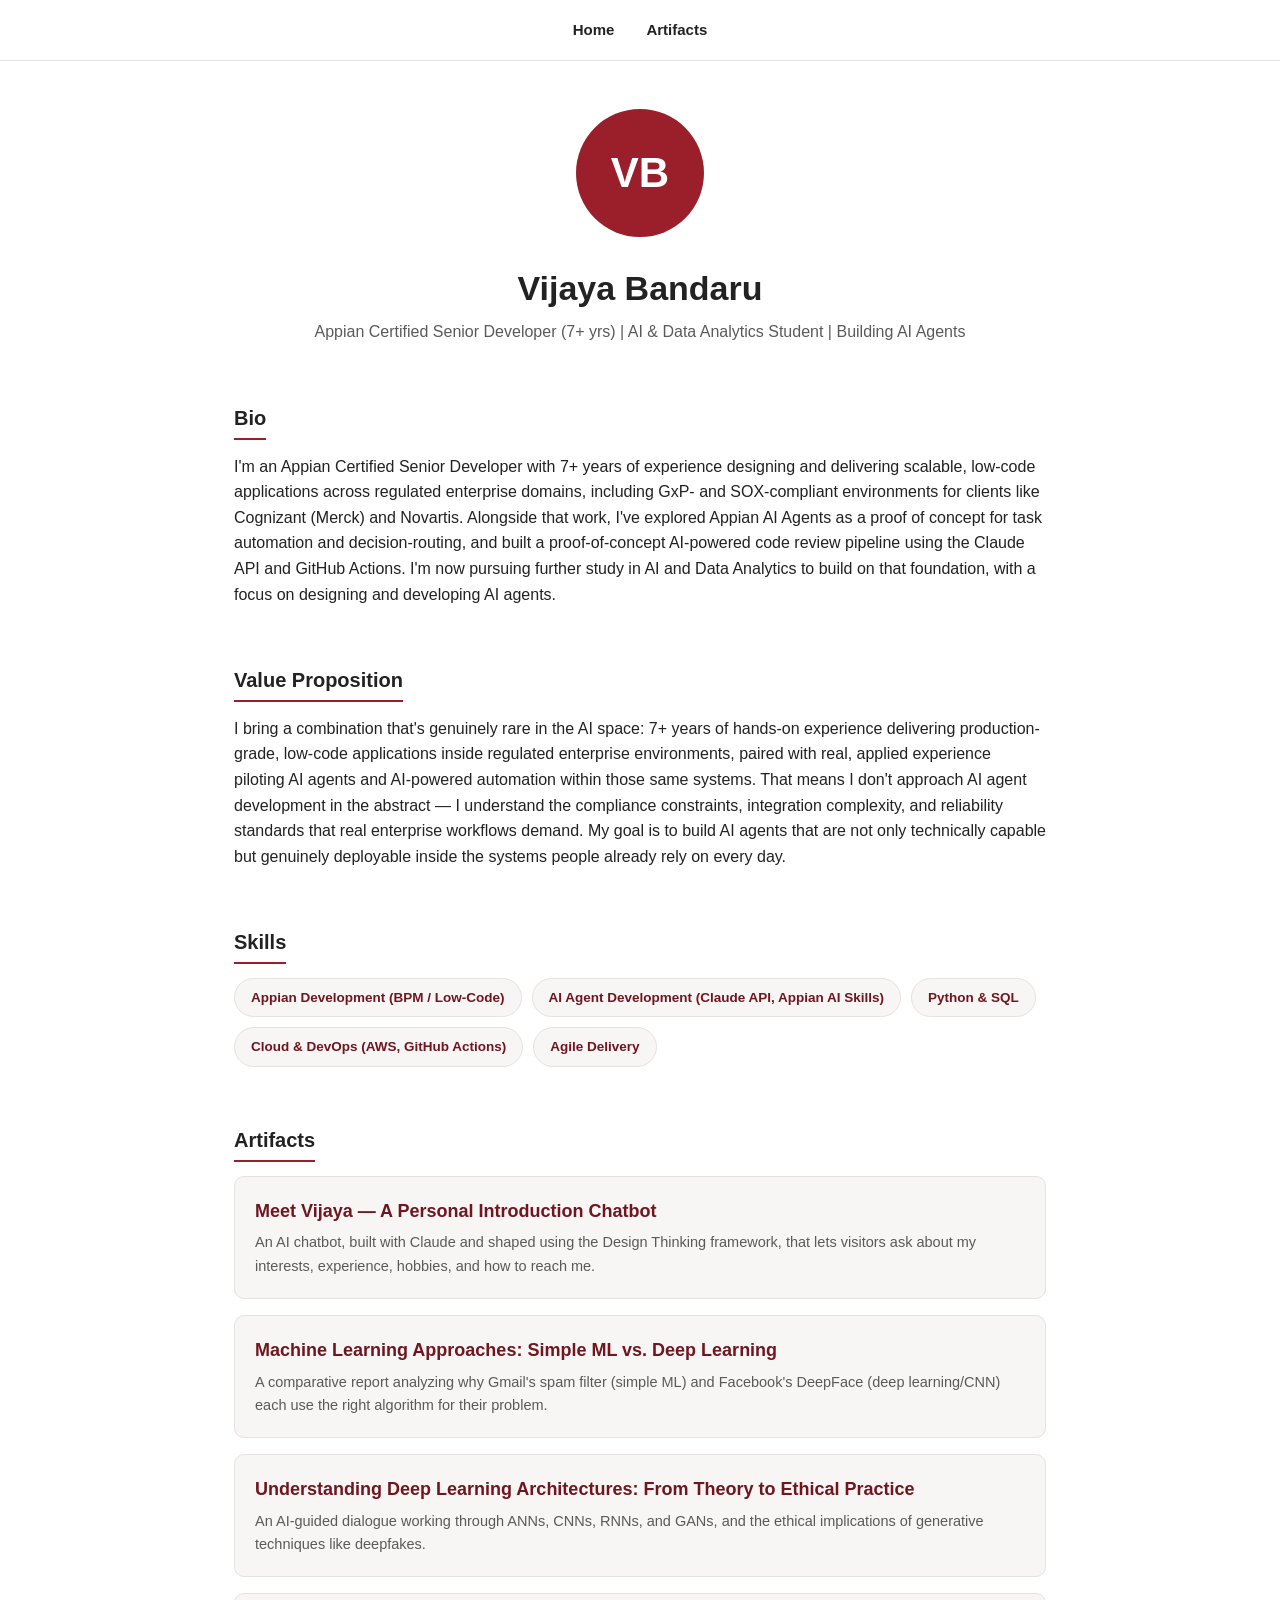
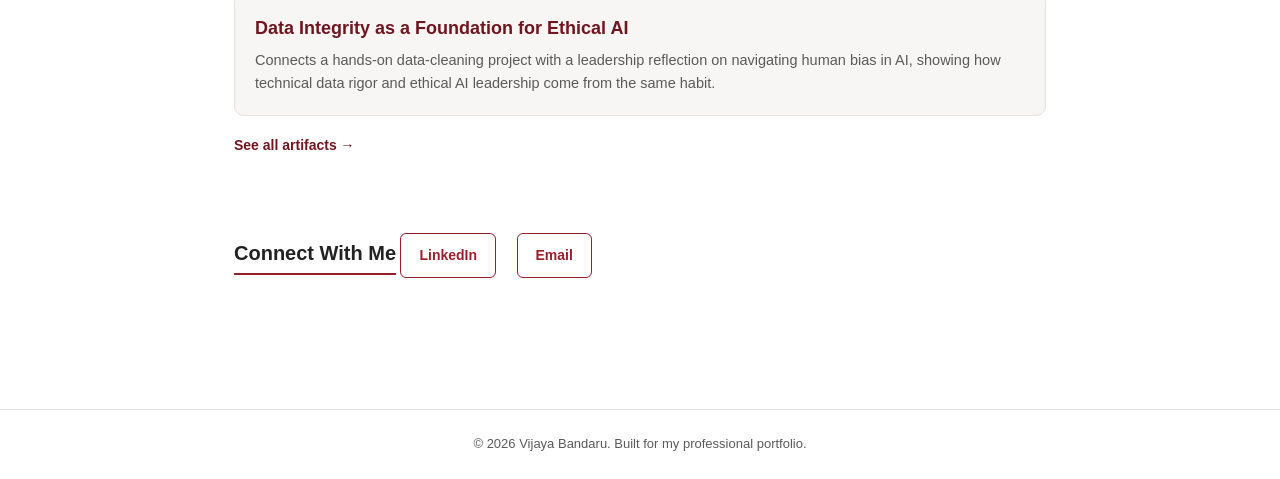
<file: index.html>
<!DOCTYPE html>
<html lang="en">
<head>
<meta charset="UTF-8">
<meta name="viewport" content="width=device-width, initial-scale=1.0">
<title>Vijaya Bandaru | Portfolio</title>
<link rel="stylesheet" href="style.css">
</head>
<body>

<header class="site-nav">
  <a href="index.html">Home</a>
  <a href="artifacts.html">Artifacts</a>
</header>

<main>
  <div class="avatar">VB</div>
  <h1 class="name">Vijaya Bandaru</h1>
  <p class="tagline">Appian Certified Senior Developer (7+ yrs) | AI &amp; Data Analytics Student | Building AI Agents</p>

  <section>
    <h2>Bio</h2>
    <p>
      I'm an Appian Certified Senior Developer with 7+ years of experience designing and
      delivering scalable, low-code applications across regulated enterprise domains,
      including GxP- and SOX-compliant environments for clients like Cognizant (Merck) and
      Novartis. Alongside that work, I've explored Appian AI Agents as a proof of concept for
      task automation and decision-routing, and built a proof-of-concept AI-powered code
      review pipeline using the Claude API and GitHub Actions. I'm now pursuing further study
      in AI and Data Analytics to build on that foundation, with a focus on designing and
      developing AI agents.
    </p>
  </section>

  <section>
    <h2>Value Proposition</h2>
    <p>
      I bring a combination that's genuinely rare in the AI space: 7+ years of hands-on
      experience delivering production-grade, low-code applications inside regulated
      enterprise environments, paired with real, applied experience piloting AI agents and
      AI-powered automation within those same systems. That means I don't approach AI agent
      development in the abstract &mdash; I understand the compliance constraints, integration
      complexity, and reliability standards that real enterprise workflows demand. My goal is
      to build AI agents that are not only technically capable but genuinely deployable inside
      the systems people already rely on every day.
    </p>
  </section>

  <section>
    <h2>Skills</h2>
    <div class="skills-list">
      <span class="skill-tag">Appian Development (BPM / Low-Code)</span>
      <span class="skill-tag">AI Agent Development (Claude API, Appian AI Skills)</span>
      <span class="skill-tag">Python &amp; SQL</span>
      <span class="skill-tag">Cloud &amp; DevOps (AWS, GitHub Actions)</span>
      <span class="skill-tag">Agile Delivery</span>
    </div>
  </section>

  <section>
    <h2>Artifacts</h2>
    <a class="artifact-card" href="artifacts/personal-chatbot.html">
      <h3>Meet Vijaya &mdash; A Personal Introduction Chatbot</h3>
      <p>An AI chatbot, built with Claude and shaped using the Design Thinking framework,
      that lets visitors ask about my interests, experience, hobbies, and how to reach me.</p>
    </a>
    <a class="artifact-card" href="artifacts/ml-vs-deep-learning.html">
      <h3>Machine Learning Approaches: Simple ML vs. Deep Learning</h3>
      <p>A comparative report analyzing why Gmail's spam filter (simple ML) and Facebook's
      DeepFace (deep learning/CNN) each use the right algorithm for their problem.</p>
    </a>
    <a class="artifact-card" href="artifacts/deep-learning-architectures.html">
      <h3>Understanding Deep Learning Architectures: From Theory to Ethical Practice</h3>
      <p>An AI-guided dialogue working through ANNs, CNNs, RNNs, and GANs, and the ethical
      implications of generative techniques like deepfakes.</p>
    </a>
    <a class="artifact-card" href="artifacts/data-integrity-and-bias-leadership.html">
      <h3>Data Integrity as a Foundation for Ethical AI</h3>
      <p>Connects a hands-on data-cleaning project with a leadership reflection on navigating
      human bias in AI, showing how technical data rigor and ethical AI leadership come from the same habit.</p>
    </a>
    <a href="artifacts.html" class="back-link">See all artifacts &rarr;</a>
  </section>

  <section class="connect">
    <h2>Connect With Me</h2>
    <a href="https://www.linkedin.com/in/vijayreddy040896/" target="_blank" rel="noopener">LinkedIn</a>
    <a href="mailto:vijaybandaru040896@gmail.com">Email</a>
  </section>
</main>

<footer>&copy; 2026 Vijaya Bandaru. Built for my professional portfolio.</footer>

</body>
</html>
</file>
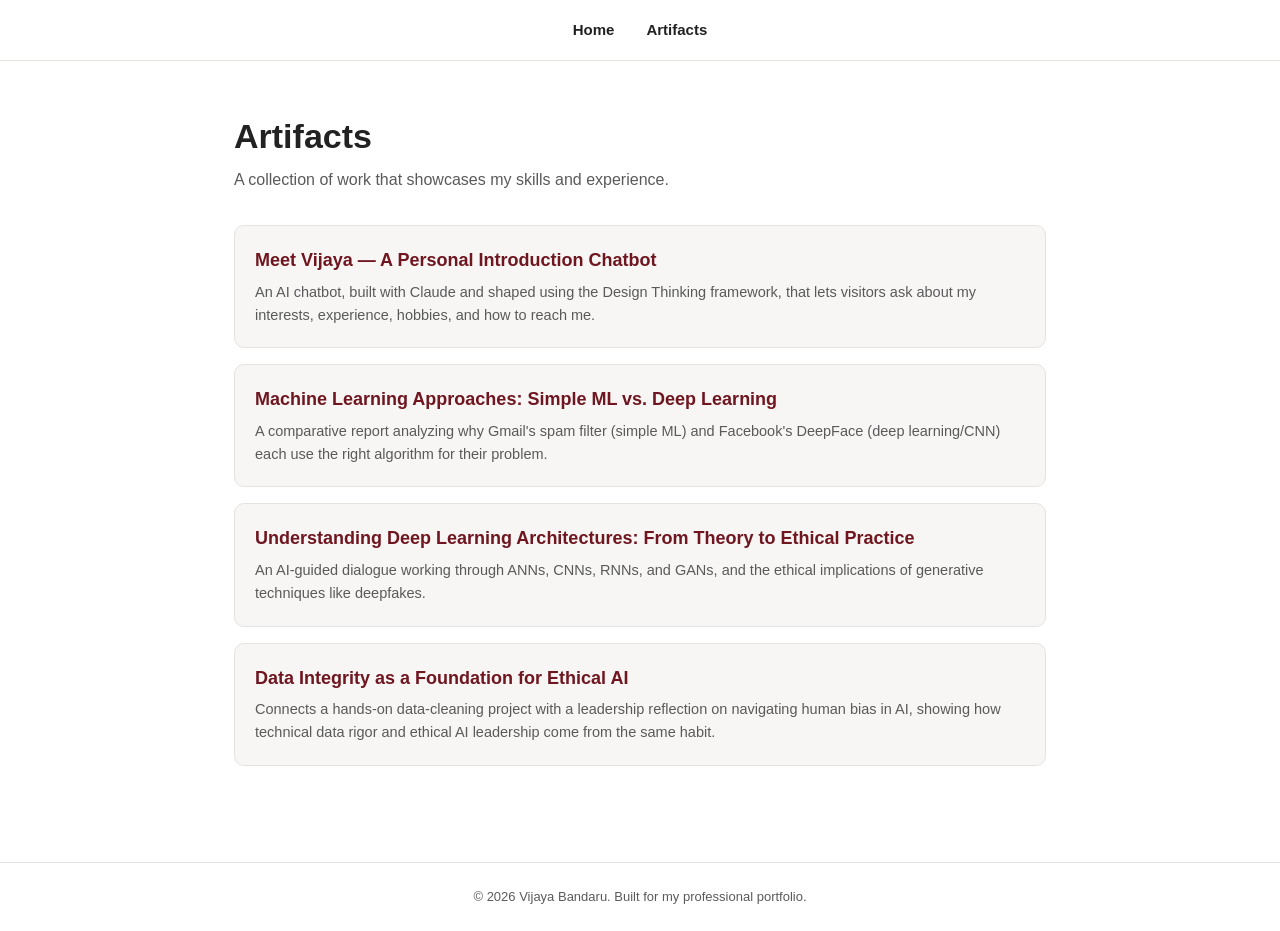
<file: artifacts.html>
<!DOCTYPE html>
<html lang="en">
<head>
<meta charset="UTF-8">
<meta name="viewport" content="width=device-width, initial-scale=1.0">
<title>Artifacts | Vijaya Bandaru</title>
<link rel="stylesheet" href="style.css">
</head>
<body>

<header class="site-nav">
  <a href="index.html">Home</a>
  <a href="artifacts.html">Artifacts</a>
</header>

<main>
  <h1 class="name" style="text-align:left;">Artifacts</h1>
  <p class="tagline" style="text-align:left; margin-bottom:32px;">
    A collection of work that showcases my skills and experience.
  </p>

  <a class="artifact-card" href="artifacts/personal-chatbot.html">
    <h3>Meet Vijaya &mdash; A Personal Introduction Chatbot</h3>
    <p>An AI chatbot, built with Claude and shaped using the Design Thinking framework,
    that lets visitors ask about my interests, experience, hobbies, and how to reach me.</p>
  </a>

  <a class="artifact-card" href="artifacts/ml-vs-deep-learning.html">
    <h3>Machine Learning Approaches: Simple ML vs. Deep Learning</h3>
    <p>A comparative report analyzing why Gmail's spam filter (simple ML) and Facebook's
    DeepFace (deep learning/CNN) each use the right algorithm for their problem.</p>
  </a>

  <a class="artifact-card" href="artifacts/deep-learning-architectures.html">
    <h3>Understanding Deep Learning Architectures: From Theory to Ethical Practice</h3>
    <p>An AI-guided dialogue working through ANNs, CNNs, RNNs, and GANs, and the ethical
    implications of generative techniques like deepfakes.</p>
  </a>

  <a class="artifact-card" href="artifacts/data-integrity-and-bias-leadership.html">
    <h3>Data Integrity as a Foundation for Ethical AI</h3>
    <p>Connects a hands-on data-cleaning project with a leadership reflection on navigating
    human bias in AI, showing how technical data rigor and ethical AI leadership come from the same habit.</p>
  </a>

  <!-- Add more <a class="artifact-card" ...> blocks here as you add artifacts -->
</main>

<footer>&copy; 2026 Vijaya Bandaru. Built for my professional portfolio.</footer>

</body>
</html>
</file>
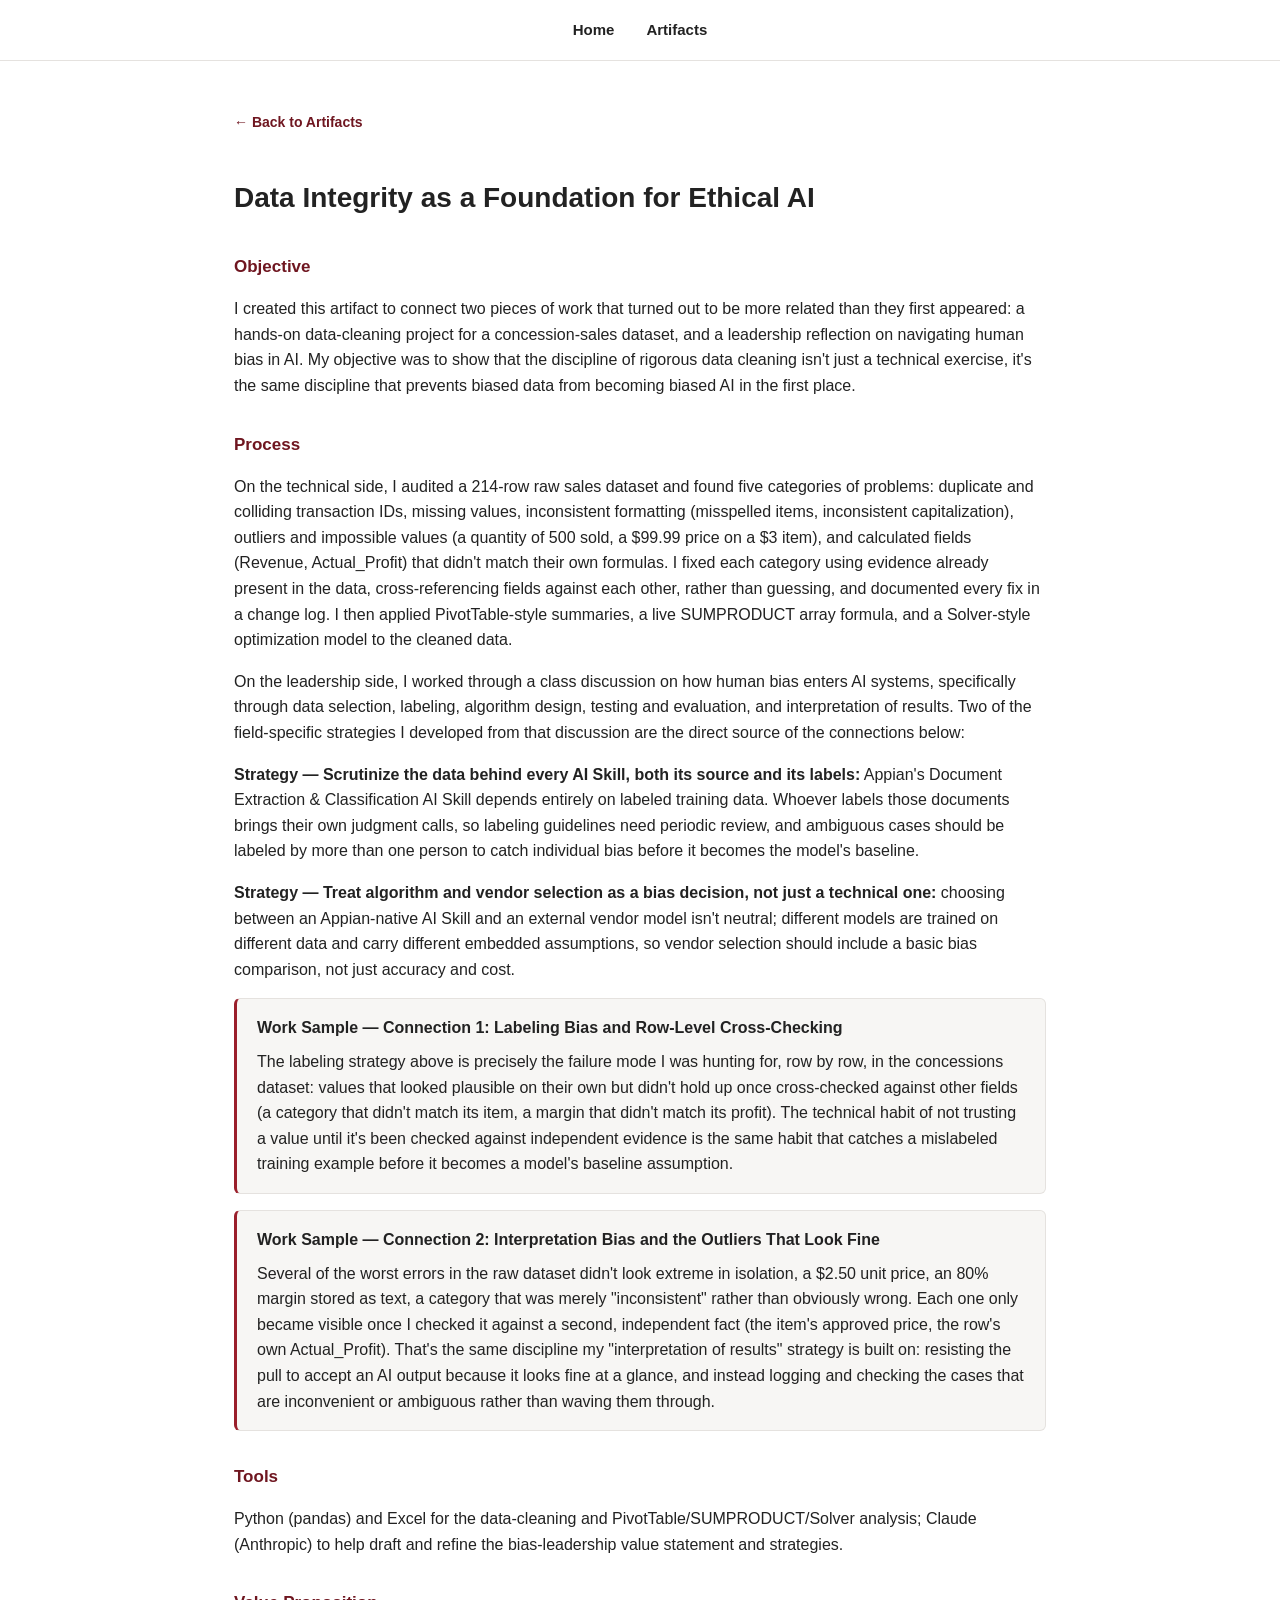
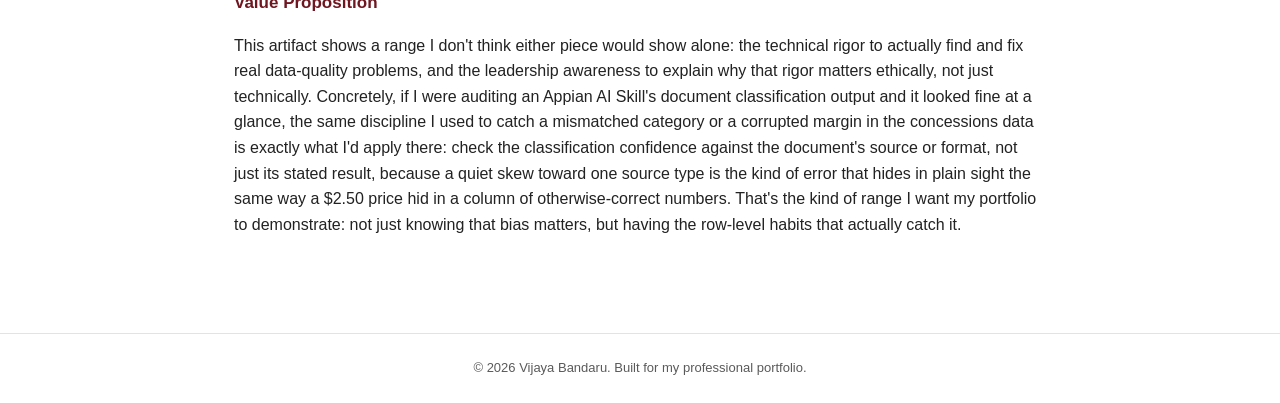
<file: artifacts/data-integrity-and-bias-leadership.html>
<!DOCTYPE html>
<html lang="en">
<head>
<meta charset="UTF-8">
<meta name="viewport" content="width=device-width, initial-scale=1.0">
<title>Data Integrity as a Foundation for Ethical AI | Vijaya Bandaru</title>
<link rel="stylesheet" href="../style.css">
</head>
<body>

<header class="site-nav">
  <a href="../index.html">Home</a>
  <a href="../artifacts.html">Artifacts</a>
</header>

<main class="artifact-page">
  <a class="back-link" href="../artifacts.html">&larr; Back to Artifacts</a>

  <h1>Data Integrity as a Foundation for Ethical AI</h1>

  <h2>Objective</h2>
  <p>
    I created this artifact to connect two pieces of work that turned out to be more related
    than they first appeared: a hands-on data-cleaning project for a concession-sales dataset,
    and a leadership reflection on navigating human bias in AI. My objective was to show that
    the discipline of rigorous data cleaning isn't just a technical exercise, it's the same
    discipline that prevents biased data from becoming biased AI in the first place.
  </p>

  <h2>Process</h2>
  <p>
    On the technical side, I audited a 214-row raw sales dataset and found five categories of
    problems: duplicate and colliding transaction IDs, missing values, inconsistent formatting
    (misspelled items, inconsistent capitalization), outliers and impossible values (a
    quantity of 500 sold, a $99.99 price on a $3 item), and calculated fields (Revenue,
    Actual_Profit) that didn't match their own formulas. I fixed each category using evidence
    already present in the data, cross-referencing fields against each other, rather than
    guessing, and documented every fix in a change log. I then applied PivotTable-style
    summaries, a live SUMPRODUCT array formula, and a Solver-style optimization model to the
    cleaned data.
  </p>
  <p>
    On the leadership side, I worked through a class discussion on how human bias enters AI
    systems, specifically through data selection, labeling, algorithm design, testing and
    evaluation, and interpretation of results. Two of the field-specific strategies I developed
    from that discussion are the direct source of the connections below:
  </p>
  <p>
    <strong>Strategy &mdash; Scrutinize the data behind every AI Skill, both its source and its
    labels:</strong> Appian's Document Extraction &amp; Classification AI Skill depends entirely
    on labeled training data. Whoever labels those documents brings their own judgment calls, so
    labeling guidelines need periodic review, and ambiguous cases should be labeled by more than
    one person to catch individual bias before it becomes the model's baseline.
  </p>
  <p>
    <strong>Strategy &mdash; Treat algorithm and vendor selection as a bias decision, not just a
    technical one:</strong> choosing between an Appian-native AI Skill and an external vendor
    model isn't neutral; different models are trained on different data and carry different
    embedded assumptions, so vendor selection should include a basic bias comparison, not just
    accuracy and cost.
  </p>

  <div class="work-sample">
    <p><strong>Work Sample &mdash; Connection 1: Labeling Bias and Row-Level Cross-Checking</strong></p>
    <p>
      The labeling strategy above is precisely the failure mode I was hunting for, row by row, in
      the concessions dataset: values that looked plausible on their own but didn't hold up once
      cross-checked against other fields (a category that didn't match its item, a margin that
      didn't match its profit). The technical habit of not trusting a value until it's been
      checked against independent evidence is the same habit that catches a mislabeled training
      example before it becomes a model's baseline assumption.
    </p>
  </div>

  <div class="work-sample">
    <p><strong>Work Sample &mdash; Connection 2: Interpretation Bias and the Outliers That Look Fine</strong></p>
    <p>
      Several of the worst errors in the raw dataset didn't look extreme in isolation, a $2.50
      unit price, an 80% margin stored as text, a category that was merely "inconsistent"
      rather than obviously wrong. Each one only became visible once I checked it against a
      second, independent fact (the item's approved price, the row's own Actual_Profit). That's
      the same discipline my "interpretation of results" strategy is built on: resisting the
      pull to accept an AI output because it looks fine at a glance, and instead logging and
      checking the cases that are inconvenient or ambiguous rather than waving them through.
    </p>
  </div>

  <h2>Tools</h2>
  <p>Python (pandas) and Excel for the data-cleaning and PivotTable/SUMPRODUCT/Solver analysis; Claude (Anthropic) to help draft and refine the bias-leadership value statement and strategies.</p>

  <h2>Value Proposition</h2>
  <p>
    This artifact shows a range I don't think either piece would show alone: the technical
    rigor to actually find and fix real data-quality problems, and the leadership awareness to
    explain why that rigor matters ethically, not just technically. Concretely, if I were
    auditing an Appian AI Skill's document classification output and it looked fine at a glance,
    the same discipline I used to catch a mismatched category or a corrupted margin in the
    concessions data is exactly what I'd apply there: check the classification confidence
    against the document's source or format, not just its stated result, because a quiet skew
    toward one source type is the kind of error that hides in plain sight the same way a $2.50
    price hid in a column of otherwise-correct numbers. That's the kind of range I want my
    portfolio to demonstrate: not just knowing that bias matters, but having the row-level habits
    that actually catch it.
  </p>
</main>

<footer>&copy; 2026 Vijaya Bandaru. Built for my professional portfolio.</footer>

</body>
</html>
</file>
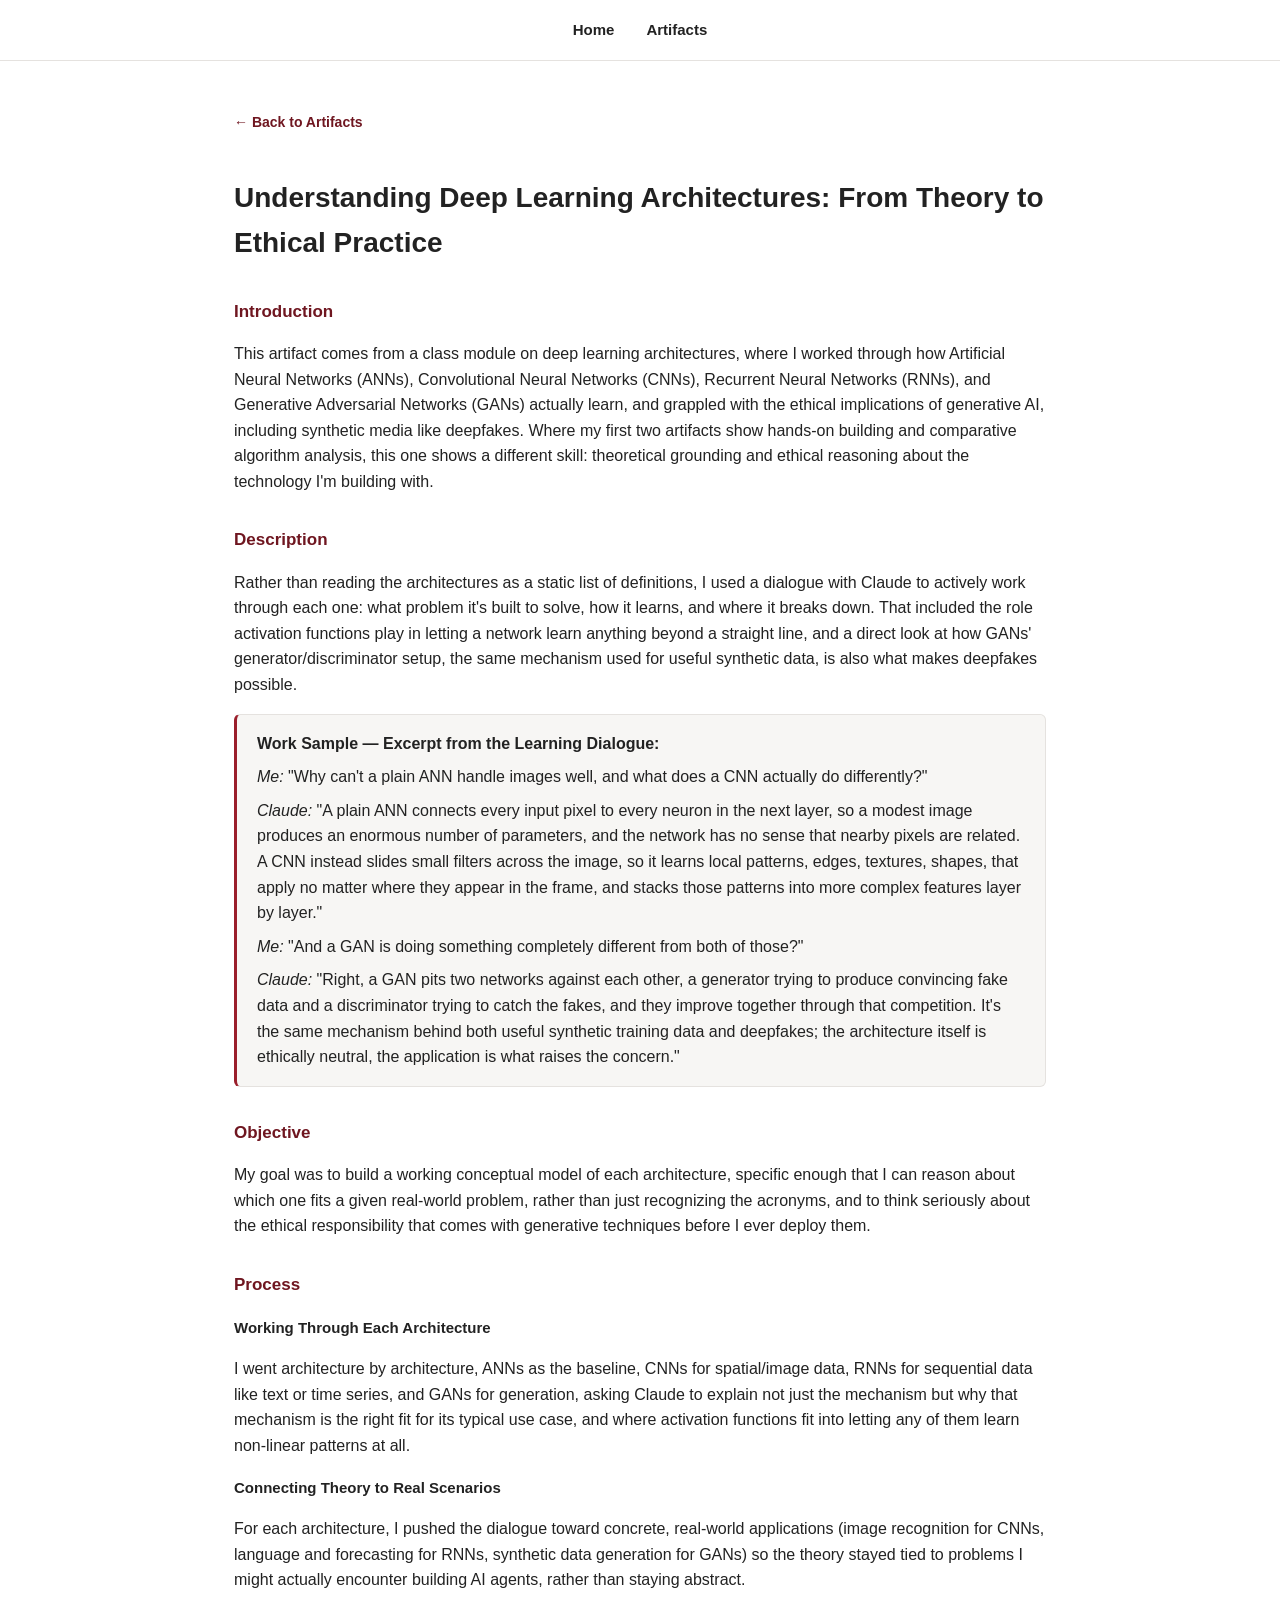
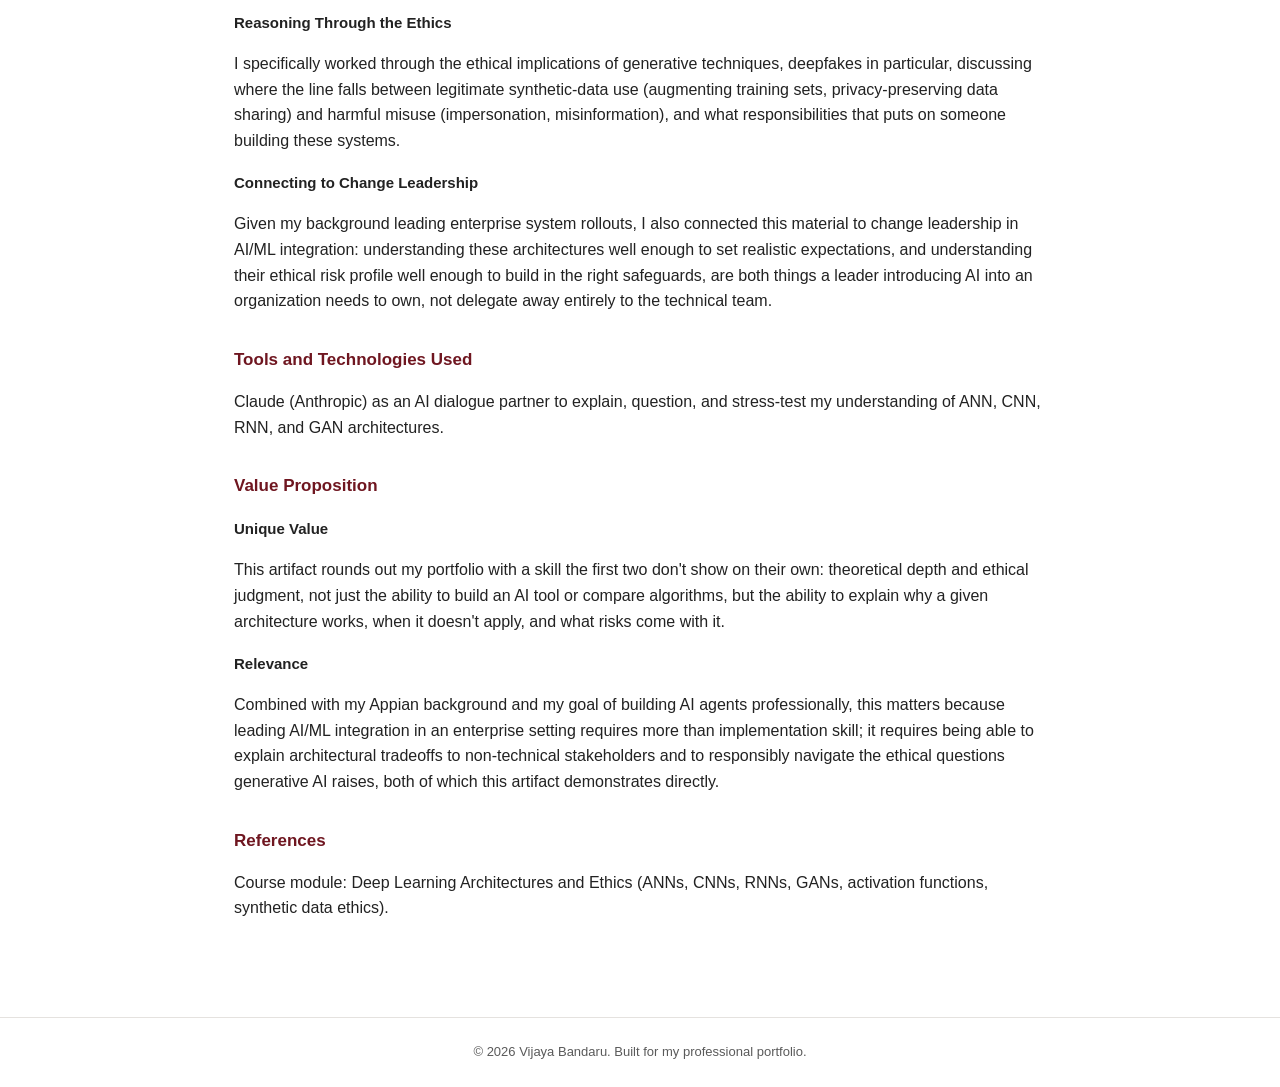
<file: artifacts/deep-learning-architectures.html>
<!DOCTYPE html>
<html lang="en">
<head>
<meta charset="UTF-8">
<meta name="viewport" content="width=device-width, initial-scale=1.0">
<title>Understanding Deep Learning Architectures | Vijaya Bandaru</title>
<link rel="stylesheet" href="../style.css">
</head>
<body>

<header class="site-nav">
  <a href="../index.html">Home</a>
  <a href="../artifacts.html">Artifacts</a>
</header>

<main class="artifact-page">
  <a class="back-link" href="../artifacts.html">&larr; Back to Artifacts</a>

  <h1>Understanding Deep Learning Architectures: From Theory to Ethical Practice</h1>

  <h2>Introduction</h2>
  <p>
    This artifact comes from a class module on deep learning architectures, where I worked
    through how Artificial Neural Networks (ANNs), Convolutional Neural Networks (CNNs),
    Recurrent Neural Networks (RNNs), and Generative Adversarial Networks (GANs) actually
    learn, and grappled with the ethical implications of generative AI, including synthetic
    media like deepfakes. Where my first two artifacts show hands-on building and comparative
    algorithm analysis, this one shows a different skill: theoretical grounding and ethical
    reasoning about the technology I'm building with.
  </p>

  <h2>Description</h2>
  <p>
    Rather than reading the architectures as a static list of definitions, I used a dialogue
    with Claude to actively work through each one: what problem it's built to solve, how it
    learns, and where it breaks down. That included the role activation functions play in
    letting a network learn anything beyond a straight line, and a direct look at how GANs'
    generator/discriminator setup, the same mechanism used for useful synthetic data, is also
    what makes deepfakes possible.
  </p>

  <div class="work-sample">
    <p><strong>Work Sample &mdash; Excerpt from the Learning Dialogue:</strong></p>
    <p><em>Me:</em> "Why can't a plain ANN handle images well, and what does a CNN actually do differently?"</p>
    <p><em>Claude:</em> "A plain ANN connects every input pixel to every neuron in the next layer, so a
    modest image produces an enormous number of parameters, and the network has no sense that
    nearby pixels are related. A CNN instead slides small filters across the image, so it
    learns local patterns, edges, textures, shapes, that apply no matter where they appear in
    the frame, and stacks those patterns into more complex features layer by layer."</p>
    <p><em>Me:</em> "And a GAN is doing something completely different from both of those?"</p>
    <p><em>Claude:</em> "Right, a GAN pits two networks against each other, a generator trying to produce
    convincing fake data and a discriminator trying to catch the fakes, and they improve
    together through that competition. It's the same mechanism behind both useful synthetic
    training data and deepfakes; the architecture itself is ethically neutral, the application
    is what raises the concern."</p>
  </div>

  <h2>Objective</h2>
  <p>
    My goal was to build a working conceptual model of each architecture, specific enough that
    I can reason about which one fits a given real-world problem, rather than just recognizing
    the acronyms, and to think seriously about the ethical responsibility that comes with
    generative techniques before I ever deploy them.
  </p>

  <h2>Process</h2>

  <h3>Working Through Each Architecture</h3>
  <p>
    I went architecture by architecture, ANNs as the baseline, CNNs for spatial/image data,
    RNNs for sequential data like text or time series, and GANs for generation, asking Claude
    to explain not just the mechanism but why that mechanism is the right fit for its typical
    use case, and where activation functions fit into letting any of them learn non-linear
    patterns at all.
  </p>

  <h3>Connecting Theory to Real Scenarios</h3>
  <p>
    For each architecture, I pushed the dialogue toward concrete, real-world applications
    (image recognition for CNNs, language and forecasting for RNNs, synthetic data generation
    for GANs) so the theory stayed tied to problems I might actually encounter building AI
    agents, rather than staying abstract.
  </p>

  <h3>Reasoning Through the Ethics</h3>
  <p>
    I specifically worked through the ethical implications of generative techniques, deepfakes
    in particular, discussing where the line falls between legitimate synthetic-data use
    (augmenting training sets, privacy-preserving data sharing) and harmful misuse
    (impersonation, misinformation), and what responsibilities that puts on someone building
    these systems.
  </p>

  <h3>Connecting to Change Leadership</h3>
  <p>
    Given my background leading enterprise system rollouts, I also connected this material to
    change leadership in AI/ML integration: understanding these architectures well enough to
    set realistic expectations, and understanding their ethical risk profile well enough to
    build in the right safeguards, are both things a leader introducing AI into an organization
    needs to own, not delegate away entirely to the technical team.
  </p>

  <h2>Tools and Technologies Used</h2>
  <p>Claude (Anthropic) as an AI dialogue partner to explain, question, and stress-test my understanding of ANN, CNN, RNN, and GAN architectures.</p>

  <h2>Value Proposition</h2>

  <h3>Unique Value</h3>
  <p>
    This artifact rounds out my portfolio with a skill the first two don't show on their own:
    theoretical depth and ethical judgment, not just the ability to build an AI tool or compare
    algorithms, but the ability to explain why a given architecture works, when it doesn't
    apply, and what risks come with it.
  </p>

  <h3>Relevance</h3>
  <p>
    Combined with my Appian background and my goal of building AI agents professionally, this
    matters because leading AI/ML integration in an enterprise setting requires more than
    implementation skill; it requires being able to explain architectural tradeoffs to
    non-technical stakeholders and to responsibly navigate the ethical questions generative AI
    raises, both of which this artifact demonstrates directly.
  </p>

  <h2>References</h2>
  <p>Course module: Deep Learning Architectures and Ethics (ANNs, CNNs, RNNs, GANs, activation functions, synthetic data ethics).</p>
</main>

<footer>&copy; 2026 Vijaya Bandaru. Built for my professional portfolio.</footer>

</body>
</html>
</file>
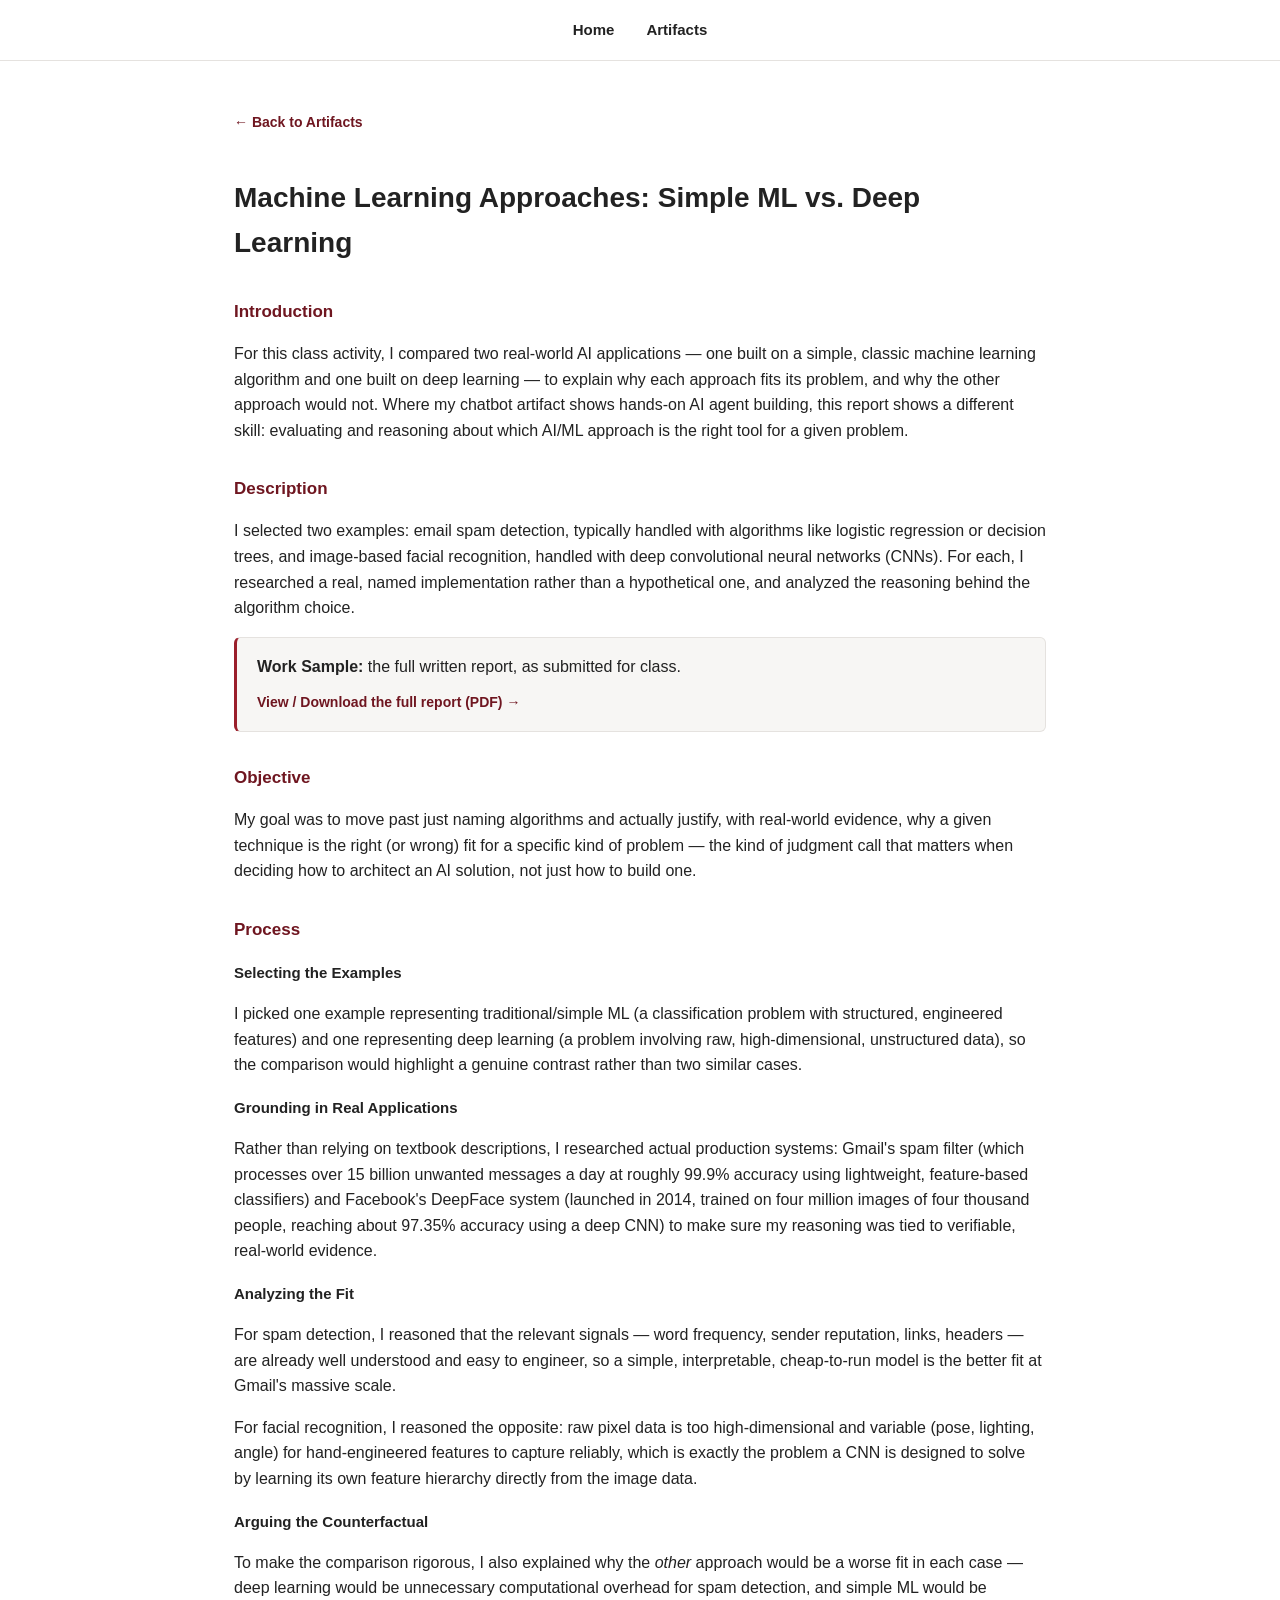
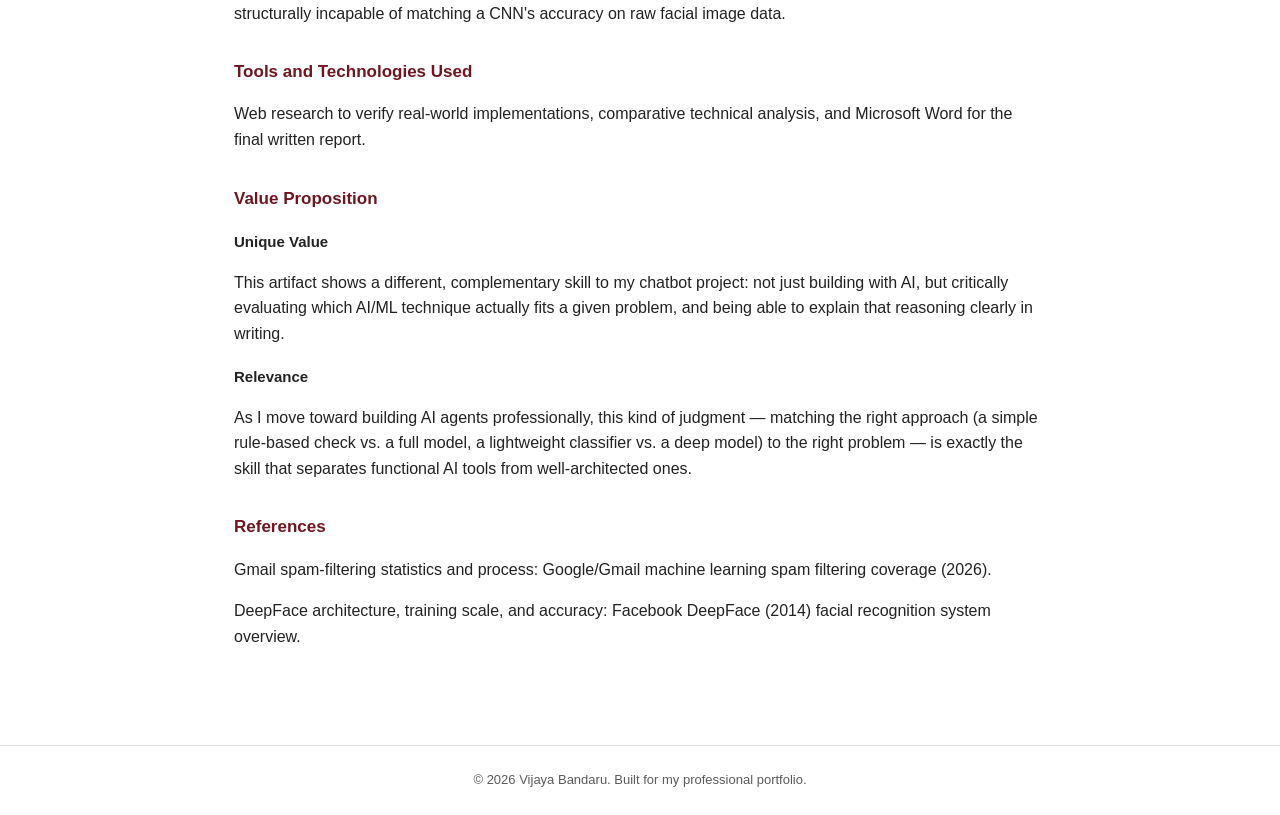
<file: artifacts/ml-vs-deep-learning.html>
<!DOCTYPE html>
<html lang="en">
<head>
<meta charset="UTF-8">
<meta name="viewport" content="width=device-width, initial-scale=1.0">
<title>ML vs. Deep Learning Report | Vijaya Bandaru</title>
<link rel="stylesheet" href="../style.css">
</head>
<body>

<header class="site-nav">
  <a href="../index.html">Home</a>
  <a href="../artifacts.html">Artifacts</a>
</header>

<main class="artifact-page">
  <a class="back-link" href="../artifacts.html">&larr; Back to Artifacts</a>

  <h1>Machine Learning Approaches: Simple ML vs. Deep Learning</h1>

  <h2>Introduction</h2>
  <p>
    For this class activity, I compared two real-world AI applications &mdash; one built on a
    simple, classic machine learning algorithm and one built on deep learning &mdash; to explain
    why each approach fits its problem, and why the other approach would not. Where my chatbot
    artifact shows hands-on AI agent building, this report shows a different skill: evaluating
    and reasoning about which AI/ML approach is the right tool for a given problem.
  </p>

  <h2>Description</h2>
  <p>
    I selected two examples: email spam detection, typically handled with algorithms like
    logistic regression or decision trees, and image-based facial recognition, handled with
    deep convolutional neural networks (CNNs). For each, I researched a real, named
    implementation rather than a hypothetical one, and analyzed the reasoning behind the
    algorithm choice.
  </p>

  <div class="work-sample">
    <p><strong>Work Sample:</strong> the full written report, as submitted for class.</p>
    <a class="download-link" href="../assets/ML_Report.pdf" target="_blank" rel="noopener">View / Download the full report (PDF) &rarr;</a>
  </div>

  <h2>Objective</h2>
  <p>
    My goal was to move past just naming algorithms and actually justify, with real-world
    evidence, why a given technique is the right (or wrong) fit for a specific kind of problem
    &mdash; the kind of judgment call that matters when deciding how to architect an AI
    solution, not just how to build one.
  </p>

  <h2>Process</h2>

  <h3>Selecting the Examples</h3>
  <p>
    I picked one example representing traditional/simple ML (a classification problem with
    structured, engineered features) and one representing deep learning (a problem involving
    raw, high-dimensional, unstructured data), so the comparison would highlight a genuine
    contrast rather than two similar cases.
  </p>

  <h3>Grounding in Real Applications</h3>
  <p>
    Rather than relying on textbook descriptions, I researched actual production systems:
    Gmail's spam filter (which processes over 15 billion unwanted messages a day at roughly
    99.9% accuracy using lightweight, feature-based classifiers) and Facebook's DeepFace
    system (launched in 2014, trained on four million images of four thousand people, reaching
    about 97.35% accuracy using a deep CNN) to make sure my reasoning was tied to verifiable,
    real-world evidence.
  </p>

  <h3>Analyzing the Fit</h3>
  <p>
    For spam detection, I reasoned that the relevant signals &mdash; word frequency, sender
    reputation, links, headers &mdash; are already well understood and easy to engineer, so a
    simple, interpretable, cheap-to-run model is the better fit at Gmail's massive scale.
  </p>
  <p>
    For facial recognition, I reasoned the opposite: raw pixel data is too high-dimensional and
    variable (pose, lighting, angle) for hand-engineered features to capture reliably, which is
    exactly the problem a CNN is designed to solve by learning its own feature hierarchy
    directly from the image data.
  </p>

  <h3>Arguing the Counterfactual</h3>
  <p>
    To make the comparison rigorous, I also explained why the <em>other</em> approach would be
    a worse fit in each case &mdash; deep learning would be unnecessary computational overhead
    for spam detection, and simple ML would be structurally incapable of matching a CNN's
    accuracy on raw facial image data.
  </p>

  <h2>Tools and Technologies Used</h2>
  <p>
    Web research to verify real-world implementations, comparative technical analysis, and
    Microsoft Word for the final written report.
  </p>

  <h2>Value Proposition</h2>

  <h3>Unique Value</h3>
  <p>
    This artifact shows a different, complementary skill to my chatbot project: not just
    building with AI, but critically evaluating which AI/ML technique actually fits a given
    problem, and being able to explain that reasoning clearly in writing.
  </p>

  <h3>Relevance</h3>
  <p>
    As I move toward building AI agents professionally, this kind of judgment &mdash; matching
    the right approach (a simple rule-based check vs. a full model, a lightweight classifier vs.
    a deep model) to the right problem &mdash; is exactly the skill that separates functional
    AI tools from well-architected ones.
  </p>

  <h2>References</h2>
  <p>Gmail spam-filtering statistics and process: Google/Gmail machine learning spam filtering coverage (2026).</p>
  <p>DeepFace architecture, training scale, and accuracy: Facebook DeepFace (2014) facial recognition system overview.</p>
</main>

<footer>&copy; 2026 Vijaya Bandaru. Built for my professional portfolio.</footer>

</body>
</html>
</file>
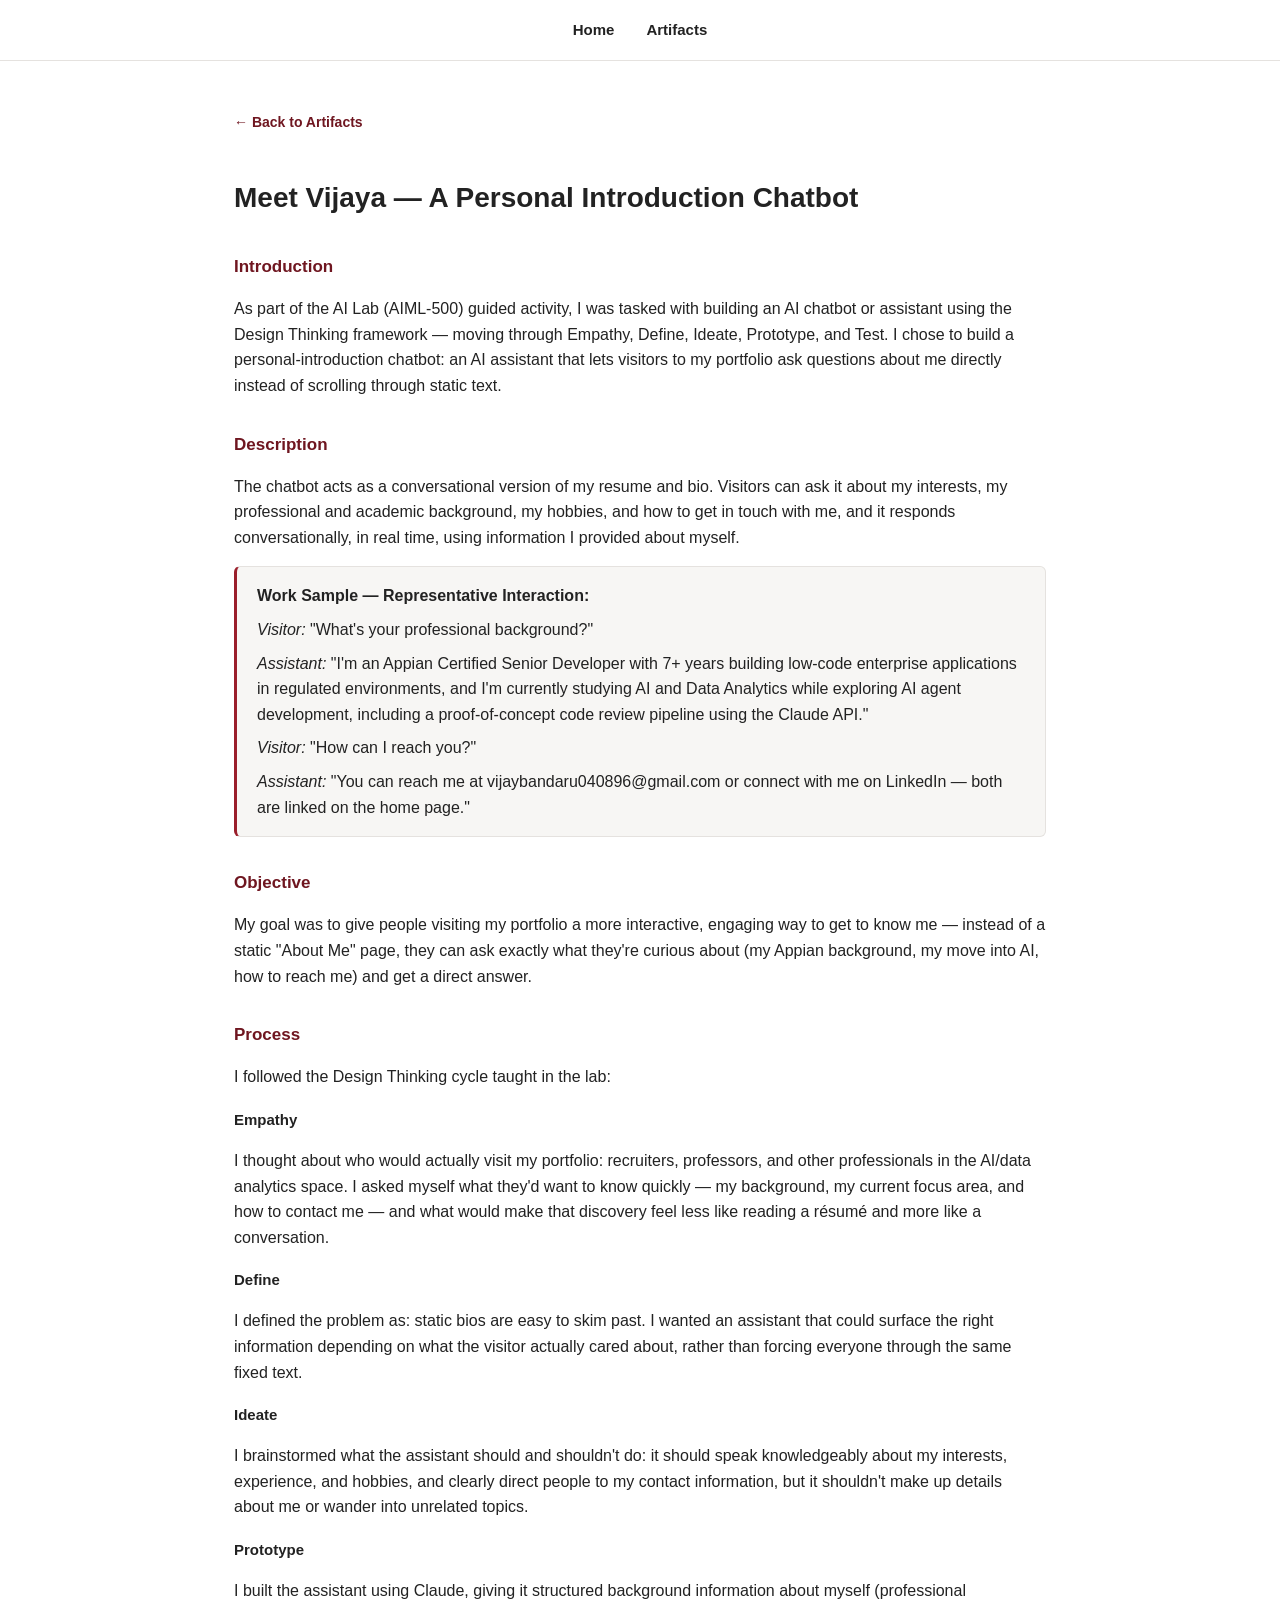
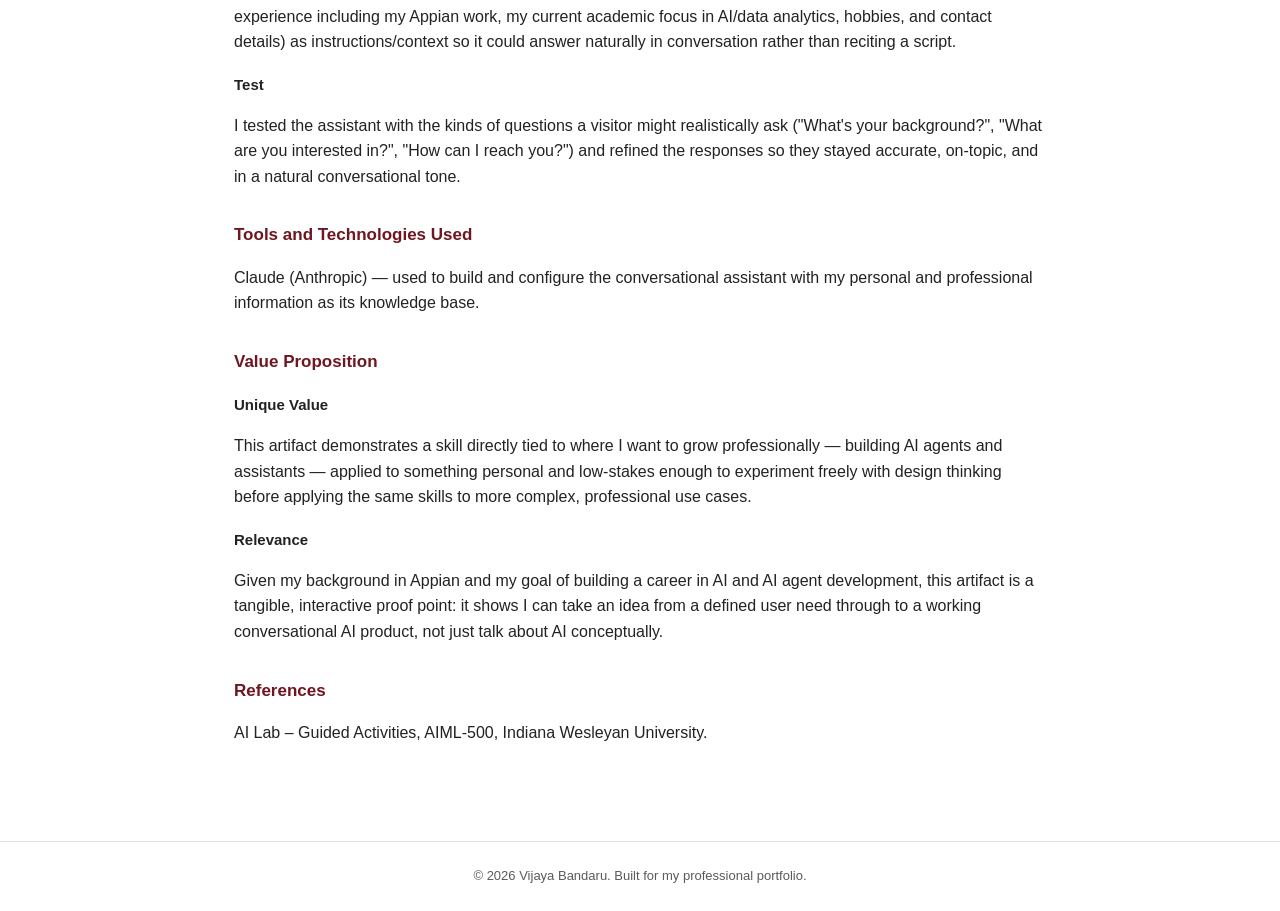
<file: artifacts/personal-chatbot.html>
<!DOCTYPE html>
<html lang="en">
<head>
<meta charset="UTF-8">
<meta name="viewport" content="width=device-width, initial-scale=1.0">
<title>Meet Vijaya Chatbot | Vijaya Bandaru</title>
<link rel="stylesheet" href="../style.css">
</head>
<body>

<header class="site-nav">
  <a href="../index.html">Home</a>
  <a href="../artifacts.html">Artifacts</a>
</header>

<main class="artifact-page">
  <a class="back-link" href="../artifacts.html">&larr; Back to Artifacts</a>

  <h1>Meet Vijaya &mdash; A Personal Introduction Chatbot</h1>

  <h2>Introduction</h2>
  <p>
    As part of the AI Lab (AIML-500) guided activity, I was tasked with building an AI
    chatbot or assistant using the Design Thinking framework &mdash; moving through Empathy,
    Define, Ideate, Prototype, and Test. I chose to build a personal-introduction chatbot:
    an AI assistant that lets visitors to my portfolio ask questions about me directly
    instead of scrolling through static text.
  </p>

  <h2>Description</h2>
  <p>
    The chatbot acts as a conversational version of my resume and bio. Visitors can ask it
    about my interests, my professional and academic background, my hobbies, and how to get
    in touch with me, and it responds conversationally, in real time, using information I
    provided about myself.
  </p>

  <div class="work-sample">
    <p><strong>Work Sample &mdash; Representative Interaction:</strong></p>
    <p><em>Visitor:</em> "What's your professional background?"</p>
    <p><em>Assistant:</em> "I'm an Appian Certified Senior Developer with 7+ years building
    low-code enterprise applications in regulated environments, and I'm currently studying AI
    and Data Analytics while exploring AI agent development, including a proof-of-concept
    code review pipeline using the Claude API."</p>
    <p><em>Visitor:</em> "How can I reach you?"</p>
    <p><em>Assistant:</em> "You can reach me at vijaybandaru040896@gmail.com or connect with me
    on LinkedIn &mdash; both are linked on the home page."</p>
  </div>

  <h2>Objective</h2>
  <p>
    My goal was to give people visiting my portfolio a more interactive, engaging way to get
    to know me &mdash; instead of a static "About Me" page, they can ask exactly what they're
    curious about (my Appian background, my move into AI, how to reach me) and get a direct
    answer.
  </p>

  <h2>Process</h2>
  <p>I followed the Design Thinking cycle taught in the lab:</p>

  <h3>Empathy</h3>
  <p>
    I thought about who would actually visit my portfolio: recruiters, professors, and other
    professionals in the AI/data analytics space. I asked myself what they'd want to know
    quickly &mdash; my background, my current focus area, and how to contact me &mdash; and
    what would make that discovery feel less like reading a résumé and more like a
    conversation.
  </p>

  <h3>Define</h3>
  <p>
    I defined the problem as: static bios are easy to skim past. I wanted an assistant that
    could surface the right information depending on what the visitor actually cared about,
    rather than forcing everyone through the same fixed text.
  </p>

  <h3>Ideate</h3>
  <p>
    I brainstormed what the assistant should and shouldn't do: it should speak
    knowledgeably about my interests, experience, and hobbies, and clearly direct people to
    my contact information, but it shouldn't make up details about me or wander into
    unrelated topics.
  </p>

  <h3>Prototype</h3>
  <p>
    I built the assistant using Claude, giving it structured background information about
    myself (professional experience including my Appian work, my current academic focus in
    AI/data analytics, hobbies, and contact details) as instructions/context so it could
    answer naturally in conversation rather than reciting a script.
  </p>

  <h3>Test</h3>
  <p>
    I tested the assistant with the kinds of questions a visitor might realistically ask
    ("What's your background?", "What are you interested in?", "How can I reach you?") and
    refined the responses so they stayed accurate, on-topic, and in a natural conversational
    tone.
  </p>

  <h2>Tools and Technologies Used</h2>
  <p>Claude (Anthropic) &mdash; used to build and configure the conversational assistant with
  my personal and professional information as its knowledge base.</p>

  <h2>Value Proposition</h2>

  <h3>Unique Value</h3>
  <p>
    This artifact demonstrates a skill directly tied to where I want to grow professionally
    &mdash; building AI agents and assistants &mdash; applied to something personal and
    low-stakes enough to experiment freely with design thinking before applying the same
    skills to more complex, professional use cases.
  </p>

  <h3>Relevance</h3>
  <p>
    Given my background in Appian and my goal of building a career in AI and AI agent
    development, this artifact is a tangible, interactive proof point: it shows I can take an
    idea from a defined user need through to a working conversational AI product, not just
    talk about AI conceptually.
  </p>

  <h2>References</h2>
  <p>AI Lab &ndash; Guided Activities, AIML-500, Indiana Wesleyan University.</p>
</main>

<footer>&copy; 2026 Vijaya Bandaru. Built for my professional portfolio.</footer>

</body>
</html>
</file>
<file: style.css>
:root {
  --accent: #9a1f2b;
  --accent-dark: #6f1620;
  --text: #222;
  --muted: #5a5a5a;
  --bg: #ffffff;
  --card-bg: #f7f6f4;
  --border: #e5e2df;
  --max-width: 860px;
}

* { box-sizing: border-box; }

body {
  margin: 0;
  font-family: -apple-system, BlinkMacSystemFont, "Segoe UI", Roboto, Helvetica, Arial, sans-serif;
  color: var(--text);
  background: var(--bg);
  line-height: 1.6;
}

header.site-nav {
  border-bottom: 1px solid var(--border);
  padding: 18px 24px;
  display: flex;
  justify-content: center;
  gap: 32px;
}

header.site-nav a {
  text-decoration: none;
  color: var(--text);
  font-weight: 600;
  font-size: 15px;
}

header.site-nav a:hover { color: var(--accent); }

main {
  max-width: var(--max-width);
  margin: 0 auto;
  padding: 48px 24px 80px;
}

.avatar {
  width: 128px;
  height: 128px;
  border-radius: 50%;
  background: var(--accent);
  color: #fff;
  display: flex;
  align-items: center;
  justify-content: center;
  font-size: 42px;
  font-weight: 700;
  margin: 0 auto 24px;
}

h1.name {
  text-align: center;
  font-size: 34px;
  margin: 0 0 4px;
}

p.tagline {
  text-align: center;
  color: var(--muted);
  margin: 0 0 40px;
  font-size: 16px;
}

section { margin-bottom: 40px; }

section h2 {
  font-size: 20px;
  border-bottom: 2px solid var(--accent);
  display: inline-block;
  padding-bottom: 4px;
  margin-bottom: 14px;
}

section p { margin: 0 0 12px; color: var(--text); }

.artifact-card {
  background: var(--card-bg);
  border: 1px solid var(--border);
  border-radius: 10px;
  padding: 20px;
  margin-bottom: 16px;
  display: block;
  text-decoration: none;
  color: var(--text);
  transition: box-shadow 0.15s ease, transform 0.15s ease;
}

.artifact-card:hover {
  box-shadow: 0 4px 14px rgba(0,0,0,0.08);
  transform: translateY(-2px);
}

.artifact-card h3 {
  margin: 0 0 6px;
  color: var(--accent-dark);
  font-size: 18px;
}

.artifact-card p { margin: 0; color: var(--muted); font-size: 14.5px; }

.skills-list {
  display: flex;
  flex-wrap: wrap;
  gap: 10px;
}

.skill-tag {
  background: var(--card-bg);
  border: 1px solid var(--border);
  border-radius: 20px;
  padding: 8px 16px;
  font-size: 13.5px;
  font-weight: 600;
  color: var(--accent-dark);
}

.work-sample {
  background: var(--card-bg);
  border: 1px solid var(--border);
  border-left: 3px solid var(--accent);
  border-radius: 6px;
  padding: 16px 20px;
  margin: 8px 0 16px;
}

.work-sample p { margin: 0 0 8px; }
.work-sample p:last-child { margin-bottom: 0; }

.download-link {
  display: inline-block;
  margin-top: 4px;
  color: var(--accent-dark);
  font-weight: 600;
  text-decoration: none;
  font-size: 14px;
}

.download-link:hover { text-decoration: underline; }

@media (max-width: 600px) {
  h1.name { font-size: 26px; }
  .avatar { width: 96px; height: 96px; font-size: 32px; }
  main { padding: 32px 16px 60px; }
}

.connect a {
  display: inline-block;
  margin-right: 16px;
  padding: 10px 18px;
  border: 1px solid var(--accent);
  border-radius: 6px;
  color: var(--accent);
  text-decoration: none;
  font-weight: 600;
  font-size: 14px;
}

.connect a:hover { background: var(--accent); color: #fff; }

.back-link {
  display: inline-block;
  margin-bottom: 24px;
  color: var(--accent-dark);
  text-decoration: none;
  font-weight: 600;
  font-size: 14px;
}

.artifact-page h1 { font-size: 28px; margin-bottom: 4px; }

.artifact-page h2 {
  font-size: 17px;
  margin-top: 32px;
  color: var(--accent-dark);
  border: none;
  padding: 0;
}

.artifact-page h3 {
  font-size: 15px;
  margin-top: 18px;
  margin-bottom: 4px;
}

footer {
  text-align: center;
  padding: 24px;
  color: var(--muted);
  font-size: 13px;
  border-top: 1px solid var(--border);
}
</file>
